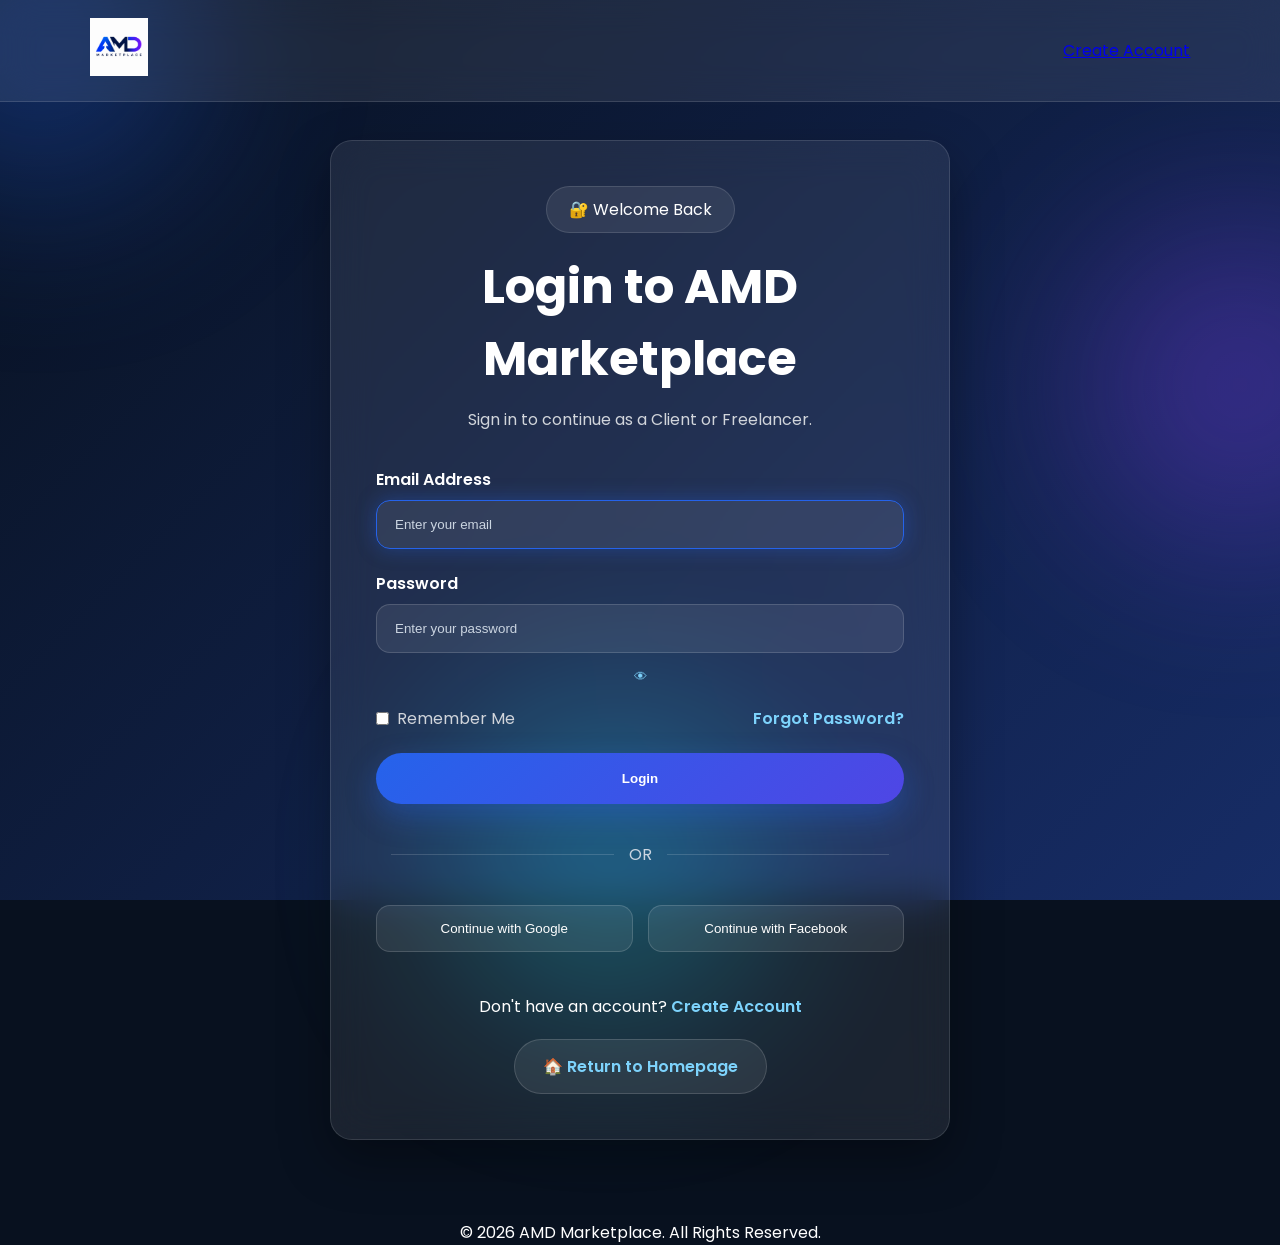
<file: login.html>
<!DOCTYPE html>
<html lang="en">
<head>
<meta charset="UTF-8">
<meta name="viewport" content="width=device-width, initial-scale=1.0">
<title>Login | AMD Marketplace</title>

<link rel="icon" type="image/png" href="images/dj.png">
<link rel="stylesheet" href="login.css">
<link href="https://fonts.googleapis.com/css2?family=Poppins:wght@300;400;500;600;700;800&display=swap" rel="stylesheet">
</head>

<body>

<div class="bg-blur blur-1"></div>
<div class="bg-blur blur-2"></div>
<div class="bg-blur blur-3"></div>

<header>
<nav class="navbar">

<div class="logo">
<a href="index.html">
<img src="images/dj.png" alt="AMD Marketplace">
</a>
</div>

<div class="nav-right">
<a href="signup.html" class="signup-btn">Create Account</a>
</div>

</nav>
</header>

<section class="login-section">

<div class="login-card">

<div class="login-header">

<span class="badge">🔐 Welcome Back</span>

<h1>Login to AMD Marketplace</h1>

<p>
Sign in to continue as a Client or Freelancer.
</p>

</div>

<form id="loginForm">

<div class="input-group">
<label>Email Address</label>
<input type="email" placeholder="Enter your email">
</div>

<div class="input-group">
<label>Password</label>
<input type="password" placeholder="Enter your password">
</div>

<div class="login-options">

<label class="remember">
<input type="checkbox">
Remember Me
</label>

<a href="forgot-password.html" class="forgot-link">
Forgot Password?
</a>

</div>

<button type="submit" class="login-btn-main">
Login
</button>

<!-- PART 2 CONTINUES HERE -->
<div class="divider">
<span>OR</span>
</div>

<div class="social-buttons">
<button type="button" class="google-btn">Continue with Google</button>
<button type="button" class="facebook-btn">Continue with Facebook</button>
</div>

<p class="signup-link">
Don't have an account?
<a href="signup.html">Create Account</a>
</p>

</form>

<div class="back-home">
<a href="index.html" class="back-btn">
🏠 Return to Homepage
</a>
</div>

</div>
</section>

<footer class="footer">
<p>© 2026 AMD Marketplace. All Rights Reserved.</p>
</footer>

<script src="login.js"></script>

</body>
</html>
</file>
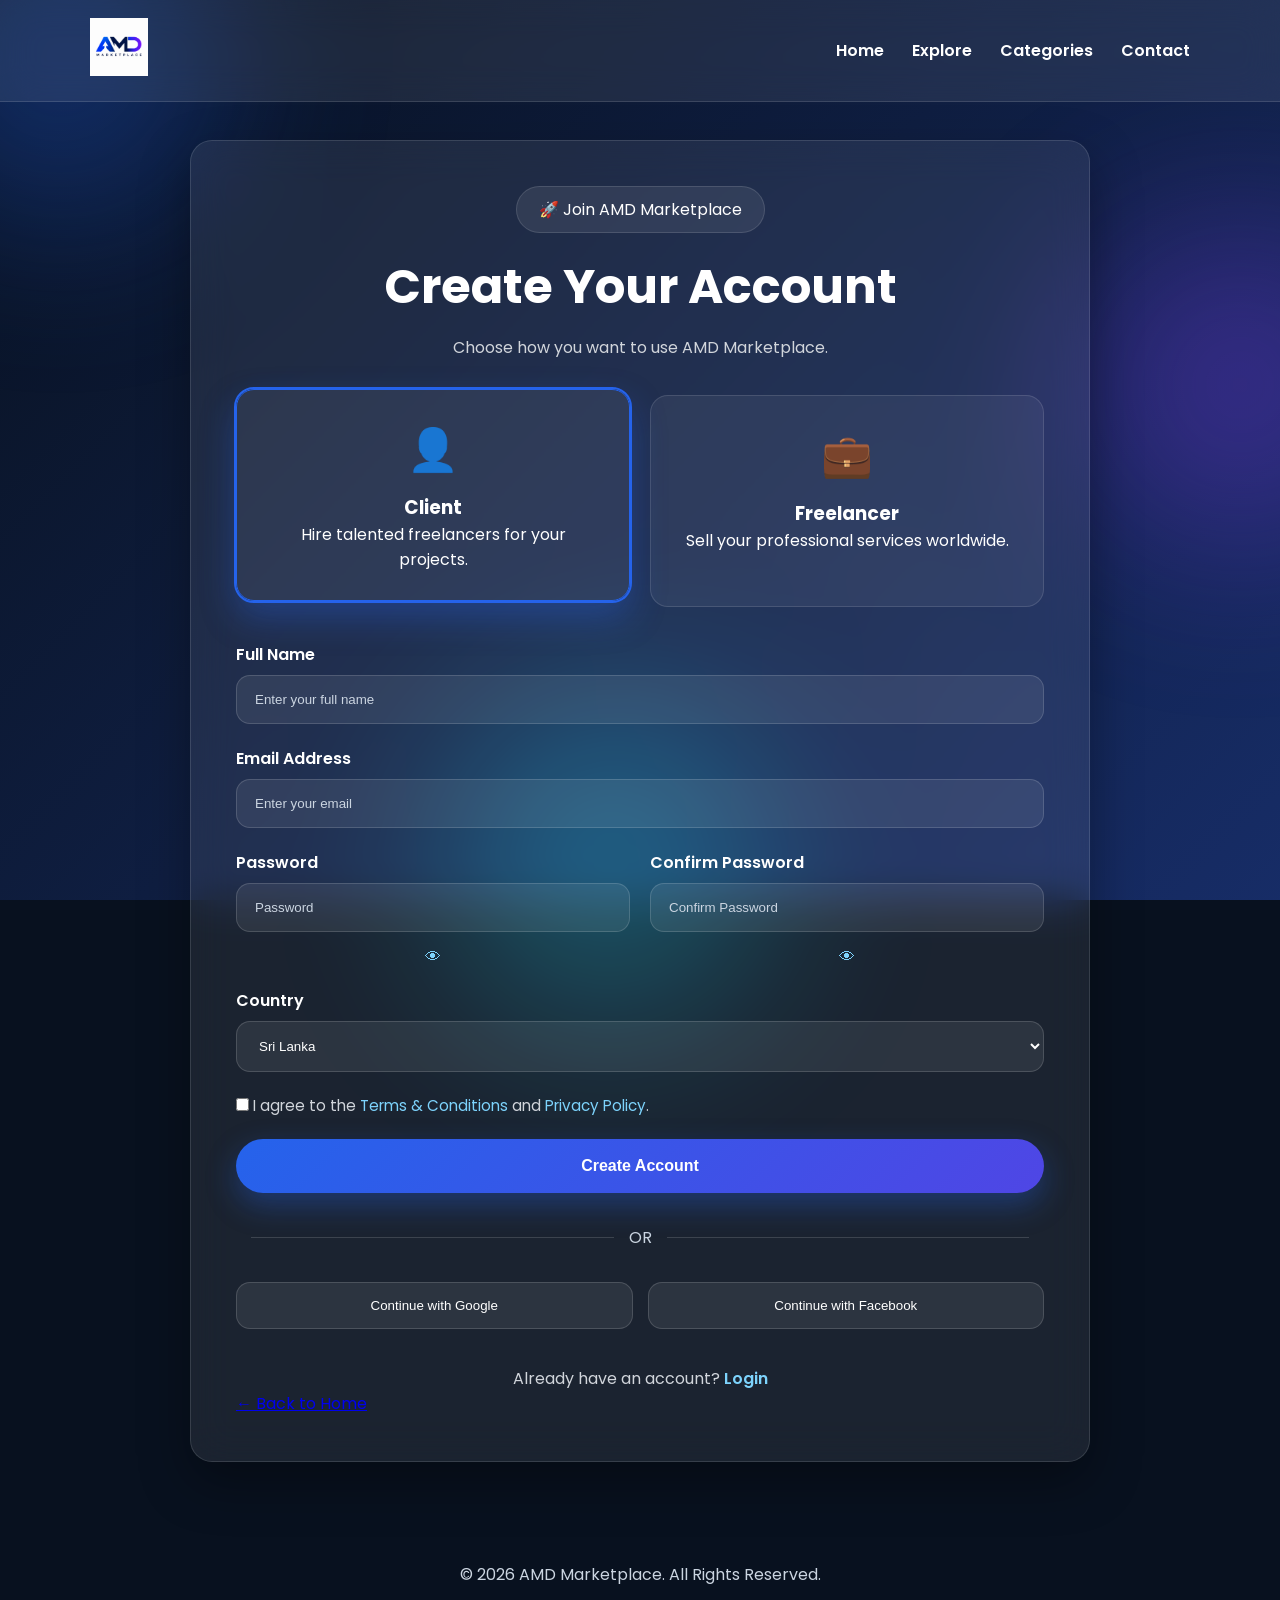
<file: signup.html>
<!DOCTYPE html>
<html lang="en">
<head>
<meta charset="UTF-8">
<meta name="viewport" content="width=device-width, initial-scale=1.0">
<title>Sign Up | AMD Marketplace</title>

<link rel="icon" type="image/png" href="images/dj.png">
<link rel="stylesheet" href="signup.css">

<link href="https://fonts.googleapis.com/css2?family=Poppins:wght@300;400;500;600;700;800&display=swap" rel="stylesheet">
</head>
<body>

<div class="bg-blur blur-1"></div>
<div class="bg-blur blur-2"></div>
<div class="bg-blur blur-3"></div>

<header>
<nav class="navbar">

<div class="logo">
<a href="index.html">
<img src="images/dj.png" alt="AMD Marketplace">
</a>
</div>

<ul class="nav-links">
<li><a href="index.html">Home</a></li>
<li><a href="#">Explore</a></li>
<li><a href="#">Categories</a></li>
<li><a href="#">Contact</a></li>
</ul>




</header>

<section class="signup-section">

<div class="signup-card">

<div class="signup-header">
<span class="badge">🚀 Join AMD Marketplace</span>

<h1>Create Your Account</h1>

<p>
Choose how you want to use AMD Marketplace.
</p>

</div>

<div class="account-type">

<div class="type-card active" id="clientCard">

<div class="icon">👤</div>

<h3>Client</h3>

<p>
Hire talented freelancers for your projects.
</p>

</div>

<div class="type-card" id="freelancerCard">

<div class="icon">💼</div>

<h3>Freelancer</h3>

<p>
Sell your professional services worldwide.
</p>

</div>

</div>

<form id="signupForm">

<div class="input-group">
<label>Full Name</label>
<input type="text" placeholder="Enter your full name">
</div>

<div class="input-group">
<label>Email Address</label>
<input type="email" placeholder="Enter your email">
</div>

<div class="input-row">

<div class="input-group">
<label>Password</label>
<input type="password" placeholder="Password">
</div>

<div class="input-group">
<label>Confirm Password</label>
<input type="password" placeholder="Confirm Password">
</div>

</div>

<!-- PART 2 CONTINUES HERE -->
<div class="input-group">
<label>Country</label>
<select>
<option selected>Sri Lanka</option>
<option>India</option>
<option>United Kingdom</option>
<option>United States</option>
<option>Australia</option>
<option>Canada</option>
</select>
</div>

<div class="terms">
<label>
<input type="checkbox" required>
I agree to the <a href="#">Terms & Conditions</a> and <a href="#">Privacy Policy</a>.
</label>
</div>

<button type="submit" class="create-btn">
Create Account
</button>

<div class="divider">
<span>OR</span>
</div>

<div class="social-buttons">
<button type="button" class="google-btn">Continue with Google</button>
<button type="button" class="facebook-btn">Continue with Facebook</button>
</div>

<p class="login-link">
Already have an account?
<a href="login.html">Login</a>
</p>

</form>
<div class="back-home">
    <a href="index.html" class="back-btn">
        ← Back to Home
    </a>
</div>
</div>
</section>

<footer class="footer">
<p>© 2026 AMD Marketplace. All Rights Reserved.</p>
</footer>

<script src="signup.js"></script>

</body>
</html>
</file>
<file: login.css>
/* AMD Marketplace - login.css PART 1 */
/* Theme, Background, Navbar, Login Layout */

:root{
 --primary:#2563eb;
 --secondary:#4f46e5;
 --accent:#06b6d4;
 --bg:#08111f;
 --glass:rgba(255,255,255,.08);
 --border:rgba(255,255,255,.12);
 --radius:22px;
}

*{margin:0;padding:0;box-sizing:border-box}
html{scroll-behavior:smooth}

body{
 font-family:'Poppins',sans-serif;
 background:#08111f;
 color:#fff;
 min-height:100vh;
 overflow-x:hidden;
}

body::before{
 content:"";
 position:fixed;
 inset:0;
 background:linear-gradient(135deg,#08111f,#1e3a8a,#08111f);
 background-size:300% 300%;
 animation:bgMove 12s ease infinite;
 z-index:-3;
}

@keyframes bgMove{
0%{background-position:0% 50%}
50%{background-position:100% 50%}
100%{background-position:0% 50%}
}

.bg-blur{
 position:fixed;
 width:320px;
 height:320px;
 border-radius:50%;
 filter:blur(90px);
 opacity:.35;
 z-index:-2;
}
.blur-1{background:#2563eb;top:-120px;left:-120px;}
.blur-2{background:#7c3aed;top:25%;right:-120px;}
.blur-3{background:#06b6d4;bottom:-120px;left:35%;}

.navbar{
 position:fixed;
 top:0;
 width:100%;
 padding:18px 7%;
 display:flex;
 justify-content:space-between;
 align-items:center;
 background:rgba(255,255,255,.08);
 backdrop-filter:blur(18px);
 border-bottom:1px solid var(--border);
 z-index:999;
}

.logo img{height:58px;}

.login-section{
 min-height:100vh;
 display:flex;
 justify-content:center;
 align-items:center;
 padding:140px 20px 60px;
}

.login-card{
 width:100%;
 max-width:620px;
 background:var(--glass);
 backdrop-filter:blur(20px);
 border:1px solid var(--border);
 border-radius:var(--radius);
 padding:45px;
 box-shadow:0 20px 50px rgba(0,0,0,.35);
}

.login-header{
 text-align:center;
 margin-bottom:35px;
}

.badge{
 display:inline-block;
 padding:10px 22px;
 border-radius:999px;
 background:rgba(255,255,255,.08);
 border:1px solid var(--border);
 margin-bottom:18px;
}

.login-header h1{
 font-size:clamp(2rem,5vw,3rem);
 margin-bottom:12px;
}

.login-header p{
 color:#d1d5db;
}

@media(max-width:768px){
 .login-card{padding:28px;}
 .navbar{padding:15px;}
 .logo img{height:48px;}
}
/* AMD Marketplace - login.css PART 2 */
/* Form, Buttons, Social, Footer */

#loginForm{
display:flex;
flex-direction:column;
gap:22px;
}

.input-group{
display:flex;
flex-direction:column;
gap:8px;
}

.input-group label{
font-weight:600;
}

.input-group input{
width:100%;
padding:16px 18px;
border-radius:14px;
border:1px solid rgba(255,255,255,.15);
background:rgba(255,255,255,.08);
color:#fff;
outline:none;
transition:.3s;
}

.input-group input::placeholder{
color:#cbd5e1;
}

.input-group input:focus{
border-color:#2563eb;
box-shadow:0 0 20px rgba(37,99,235,.35);
}

.login-options{
display:flex;
justify-content:space-between;
align-items:center;
gap:15px;
flex-wrap:wrap;
}

.remember{
display:flex;
align-items:center;
gap:8px;
color:#d1d5db;
}

.forgot-link{
color:#7dd3fc;
text-decoration:none;
font-weight:600;
}

.login-btn-main{
padding:18px;
border:none;
border-radius:999px;
background:linear-gradient(135deg,#2563eb,#4f46e5);
color:#fff;
font-weight:700;
cursor:pointer;
box-shadow:0 12px 30px rgba(37,99,235,.35);
transition:.35s;
}

.login-btn-main:hover{
transform:translateY(-4px);
box-shadow:0 18px 40px rgba(37,99,235,.5);
}

.divider{
display:flex;
align-items:center;
justify-content:center;
margin:16px 0;
color:#cbd5e1;
}

.divider::before,
.divider::after{
content:"";
flex:1;
height:1px;
background:rgba(255,255,255,.15);
margin:0 15px;
}

.social-buttons{
display:flex;
gap:15px;
}

.social-buttons button{
flex:1;
padding:15px;
border-radius:14px;
border:1px solid rgba(255,255,255,.15);
background:rgba(255,255,255,.08);
color:#fff;
cursor:pointer;
transition:.3s;
}

.social-buttons button:hover{
background:rgba(255,255,255,.14);
transform:translateY(-3px);
}

.signup-link,
.back-home,
.footer{
text-align:center;
margin-top:20px;
}

.signup-link a,
.back-btn{
color:#7dd3fc;
text-decoration:none;
font-weight:600;
}

@media(max-width:768px){
.login-options{flex-direction:column;align-items:flex-start;}
.social-buttons{flex-direction:column;}
}
/* AMD Marketplace - login.css PART 3 */
/* Animations, Effects & Final Polish */

/* ===== Card Animation ===== */
.login-card{
animation:fadeUp .8s ease;
}

@keyframes fadeUp{
from{
opacity:0;
transform:translateY(40px);
}
to{
opacity:1;
transform:translateY(0);
}
}

/* ===== Login Button Shine ===== */
.login-btn-main{
position:relative;
overflow:hidden;
}

.login-btn-main::before{
content:"";
position:absolute;
top:0;
left:-120%;
width:60%;
height:100%;
background:linear-gradient(
90deg,
transparent,
rgba(255,255,255,.35),
transparent
);
transition:.7s;
}

.login-btn-main:hover::before{
left:150%;
}

/* ===== Social Buttons ===== */
.google-btn:hover,
.facebook-btn:hover{
box-shadow:0 15px 35px rgba(37,99,235,.25);
}

/* ===== Back Button ===== */
.back-btn{
display:inline-flex;
align-items:center;
justify-content:center;
padding:14px 28px;
border-radius:999px;
background:rgba(255,255,255,.08);
border:1px solid rgba(255,255,255,.15);
transition:.35s;
}

.back-btn:hover{
background:linear-gradient(135deg,#2563eb,#4f46e5);
color:#fff;
transform:translateY(-3px);
box-shadow:0 15px 35px rgba(37,99,235,.35);
}

/* ===== Global Transition ===== */
*{
transition:
background .3s,
color .3s,
border-color .3s,
box-shadow .3s,
transform .3s;
}

/* ===== Scrollbar ===== */
::-webkit-scrollbar{
width:10px;
}
::-webkit-scrollbar-track{
background:#08111f;
}
::-webkit-scrollbar-thumb{
background:#2563eb;
border-radius:999px;
}

/* ===== Selection ===== */
::selection{
background:#2563eb;
color:#fff;
}

/* ===== Large Screens ===== */
@media(min-width:1400px){
.login-card{
max-width:680px;
}
.login-header h1{
font-size:3.2rem;
}
}

/* ===== Small Phones ===== */
@media(max-width:576px){
.login-section{
padding:110px 15px 40px;
}
.login-card{
padding:22px;
}
.badge{
font-size:.8rem;
}
.login-header h1{
font-size:2rem;
}
.input-group input,
.login-btn-main{
font-size:.95rem;
}
}

/* ===== END ===== */
</file>
<file: signup.css>
/* AMD Marketplace - signup.css PART 1 */
/* Theme, Background, Navbar, Signup Layout */

:root{
 --primary:#2563eb;
 --secondary:#4f46e5;
 --accent:#06b6d4;
 --bg:#08111f;
 --text:#ffffff;
 --glass:rgba(255,255,255,.08);
 --border:rgba(255,255,255,.12);
 --radius:22px;
 --transition:.35s ease;
}

*{
 margin:0;
 padding:0;
 box-sizing:border-box;
}

html{scroll-behavior:smooth;}

body{
 font-family:'Poppins',sans-serif;
 background:#08111f;
 color:#fff;
 overflow-x:hidden;
 min-height:100vh;
}

body::before{
 content:"";
 position:fixed;
 inset:0;
 background:linear-gradient(135deg,#08111f,#1e3a8a,#08111f);
 background-size:300% 300%;
 animation:bgMove 12s ease infinite;
 z-index:-3;
}

@keyframes bgMove{
0%{background-position:0% 50%}
50%{background-position:100% 50%}
100%{background-position:0% 50%}
}

/* Blur Lights */
.bg-blur{
 position:fixed;
 width:320px;
 height:320px;
 border-radius:50%;
 filter:blur(90px);
 opacity:.35;
 z-index:-2;
}
.blur-1{background:#2563eb;top:-100px;left:-100px;}
.blur-2{background:#7c3aed;top:25%;right:-120px;}
.blur-3{background:#06b6d4;bottom:-120px;left:35%;}

/* Navbar */
.navbar{
 position:fixed;
 top:0;
 left:0;
 width:100%;
 padding:18px 7%;
 display:flex;
 justify-content:space-between;
 align-items:center;
 background:rgba(255,255,255,.08);
 backdrop-filter:blur(18px);
 border-bottom:1px solid var(--border);
 z-index:999;
}

.logo img{
 height:58px;
}

.nav-links{
 display:flex;
 list-style:none;
 gap:28px;
}

.nav-links a{
 color:#fff;
 text-decoration:none;
 font-weight:600;
 transition:.3s;
}

.nav-links a:hover{
 color:#7dd3fc;
}

.nav-right{
 display:flex;
 align-items:center;
 gap:14px;
}

/* Signup Section */
.signup-section{
 min-height:100vh;
 display:flex;
 justify-content:center;
 align-items:center;
 padding:140px 20px 70px;
}

.signup-card{
 width:100%;
 max-width:900px;
 background:var(--glass);
 backdrop-filter:blur(20px);
 border:1px solid var(--border);
 border-radius:var(--radius);
 padding:45px;
 box-shadow:0 20px 50px rgba(0,0,0,.35);
}

.signup-header{
 text-align:center;
 margin-bottom:35px;
}

.badge{
 display:inline-block;
 padding:10px 22px;
 border-radius:999px;
 background:rgba(255,255,255,.08);
 border:1px solid var(--border);
 margin-bottom:18px;
}

.signup-header h1{
 font-size:clamp(2rem,5vw,3rem);
 margin-bottom:12px;
}

.signup-header p{
 color:#d1d5db;
}

/* Account Type Cards */
.account-type{
 display:grid;
 grid-template-columns:repeat(2,1fr);
 gap:20px;
 margin-bottom:35px;
}

.type-card{
 background:rgba(255,255,255,.06);
 border:1px solid var(--border);
 border-radius:18px;
 padding:28px;
 text-align:center;
 cursor:pointer;
 transition:.35s;
}

.type-card:hover,
.type-card.active{
 transform:translateY(-6px);
 border-color:#2563eb;
 box-shadow:0 16px 35px rgba(37,99,235,.35);
}

.type-card .icon{
 font-size:2.6rem;
 margin-bottom:12px;
}

@media(max-width:768px){
 .nav-links{display:none;}
 .signup-card{padding:28px;}
 .account-type{
   grid-template-columns:1fr;
 }
}
/* AMD Marketplace - signup.css PART 2 */
/* Form, Inputs, Buttons, Social Login, Footer */

#signupForm{
display:flex;
flex-direction:column;
gap:22px;
}

.input-row{
display:grid;
grid-template-columns:1fr 1fr;
gap:20px;
}

.input-group{
display:flex;
flex-direction:column;
gap:8px;
}

.input-group label{
font-weight:600;
}

.input-group input,
.input-group select{
width:100%;
padding:16px 18px;
border-radius:14px;
border:1px solid rgba(255,255,255,.15);
background:rgba(255,255,255,.08);
color:#fff;
outline:none;
transition:.3s;
}

.input-group input::placeholder{
color:#cbd5e1;
}

.input-group input:focus,
.input-group select:focus{
border-color:#2563eb;
box-shadow:0 0 20px rgba(37,99,235,.35);
}

.terms{
font-size:.95rem;
color:#d1d5db;
}

.terms a{
color:#7dd3fc;
text-decoration:none;
}

.create-btn{
padding:18px;
border:none;
border-radius:999px;
background:linear-gradient(135deg,#2563eb,#4f46e5);
color:#fff;
font-size:1rem;
font-weight:700;
cursor:pointer;
transition:.35s;
box-shadow:0 12px 30px rgba(37,99,235,.35);
}

.create-btn:hover{
transform:translateY(-4px);
box-shadow:0 18px 40px rgba(37,99,235,.5);
}

.divider{
display:flex;
align-items:center;
justify-content:center;
margin:10px 0;
color:#cbd5e1;
}

.divider::before,
.divider::after{
content:"";
height:1px;
flex:1;
background:rgba(255,255,255,.15);
margin:0 15px;
}

.social-buttons{
display:flex;
gap:15px;
}

.social-buttons button{
flex:1;
padding:15px;
border-radius:14px;
border:1px solid rgba(255,255,255,.15);
background:rgba(255,255,255,.08);
color:#fff;
cursor:pointer;
transition:.3s;
}

.social-buttons button:hover{
background:rgba(255,255,255,.14);
transform:translateY(-3px);
}

.login-link{
text-align:center;
margin-top:15px;
color:#d1d5db;
}

.login-link a{
color:#7dd3fc;
text-decoration:none;
font-weight:600;
}

.footer{
padding:30px 20px;
text-align:center;
color:#cbd5e1;
}

@media(max-width:768px){
.input-row{
grid-template-columns:1fr;
}
.social-buttons{
flex-direction:column;
}
.create-btn,
.social-buttons button{
width:100%;
}
}
/* AMD Marketplace - signup.css PART 3 */
/* Animations, Effects, Utilities, Final Responsive */

/* ===== Fade In ===== */
.signup-card{
animation:fadeUp .8s ease;
}

@keyframes fadeUp{
from{
opacity:0;
transform:translateY(40px);
}
to{
opacity:1;
transform:translateY(0);
}
}

/* ===== Floating Effect ===== */
.type-card{
animation:floatCard 6s ease-in-out infinite;
}

@keyframes floatCard{
0%,100%{transform:translateY(0);}
50%{transform:translateY(-6px);}
}

/* ===== Shine Button ===== */
.create-btn{
position:relative;
overflow:hidden;
}

.create-btn::before{
content:"";
position:absolute;
top:0;
left:-120%;
width:60%;
height:100%;
background:linear-gradient(90deg,
transparent,
rgba(255,255,255,.35),
transparent);
transition:.7s;
}

.create-btn:hover::before{
left:150%;
}

/* ===== Social Hover ===== */
.google-btn:hover,
.facebook-btn:hover{
box-shadow:0 15px 35px rgba(37,99,235,.25);
}

/* ===== Active Card ===== */
.type-card.active{
outline:2px solid #2563eb;
}

/* ===== Input Icons Ready ===== */
.input-group{
position:relative;
}

/* ===== Smooth Transition ===== */
*{
transition:
background .3s,
color .3s,
border-color .3s,
box-shadow .3s,
transform .3s;
}

/* ===== Scrollbar ===== */
::-webkit-scrollbar{
width:10px;
}

::-webkit-scrollbar-track{
background:#08111f;
}

::-webkit-scrollbar-thumb{
background:#2563eb;
border-radius:999px;
}

/* ===== Selection ===== */
::selection{
background:#2563eb;
color:#fff;
}

/* ===== Large Screens ===== */
@media(min-width:1400px){

.signup-card{
max-width:980px;
}

.signup-header h1{
font-size:3.3rem;
}

}

/* ===== Small Phones ===== */
@media(max-width:576px){

.signup-section{
padding:110px 15px 40px;
}

.signup-card{
padding:22px;
}

.badge{
font-size:.8rem;
}

.signup-header h1{
font-size:2rem;
}

.input-group input,
.input-group select,
.create-btn{
font-size:.95rem;
}

}

/* ===== END ===== */
</file>
